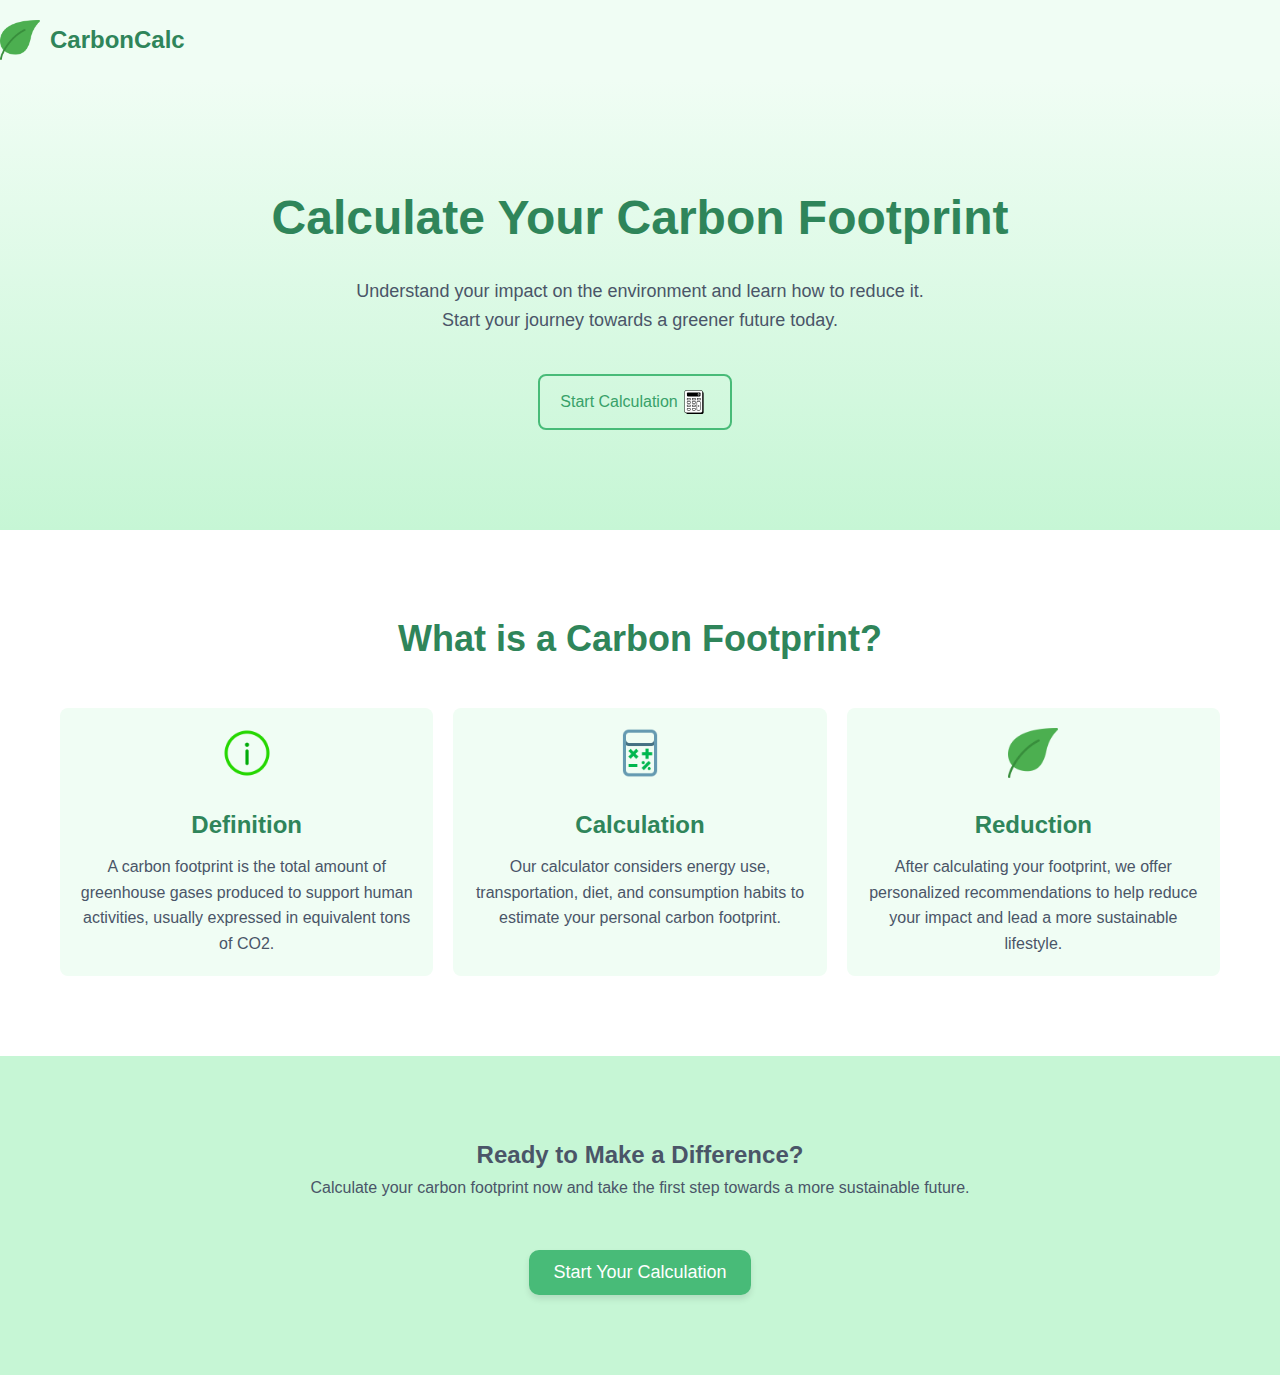
<file: index.html>
<!DOCTYPE html>
<html lang="en">
<head>
    <meta charset="UTF-8">
    <meta name="viewport" content="width=device-width, initial-scale=1.0">
    <title>Carbon</title>
    <link rel="stylesheet" href="styles.css">
    <link rel="icon" href="images/leaf.png" type="image/png">
</head>
<body>
    <div class="flex flex-col min-h-screen bg-gradient-to-b from-green-100 to-green-200">
        <header class="header">
            <a href="loyalty.html" class="logo">
                <img src="images/leaf.png" alt="Leaf Icon" class="icon">
                <span class="logo-text">CarbonCalc</span>
            </a>
        </header>

        <main class="flex-1">
            <section class="hero-section">
                <div class="container">
                    <div class="hero-content">
                        <h1>Calculate Your Carbon Footprint</h1>
                        <p>Understand your impact on the environment and learn how to reduce it. Start your journey towards a greener future today.</p>
                        <div class="hero-buttons">
                            <button class="btn-green" onclick="window.location.href='carbon.html';">    Start Calculation
                                <svg xmlns="http://www.w3.org/2000/svg" width="32" height="32" fill="none" viewBox="0 0 128 128" id="calculator">
                                    <path fill="#000" d="M32.2543 29.7945C32.2543 25.7211 35.5564 22.4189 39.6299 22.4189H95.1316C99.205 22.4189 102.507 25.7211 102.507 29.7945V104.967C102.507 109.04 99.205 112.343 95.1316 112.343H39.6299C35.5564 112.343 32.2543 109.04 32.2543 104.967V29.7945Z"></path>
                                    <path fill="#fff" d="M27.3367 24.8768C27.3367 20.8034 30.6389 17.5012 34.7123 17.5012H90.214C94.2875 17.5012 97.5896 20.8034 97.5896 24.8768V100.049C97.5896 104.123 94.2875 107.425 90.214 107.425H34.7123C30.6389 107.425 27.3367 104.123 27.3367 100.049V24.8768Z"></path>
                                    <path fill="#000" fill-rule="evenodd" d="M34.7123 15.6573H90.2141C95.3058 15.6573 99.4335 19.7851 99.4335 24.8768V100.049C99.4335 105.141 95.3058 109.269 90.2141 109.269H34.7123C29.6205 109.269 25.4928 105.141 25.4928 100.049V24.8768C25.4928 19.785 29.6206 15.6573 34.7123 15.6573ZM34.7123 17.5012C30.6389 17.5012 27.3367 20.8034 27.3367 24.8768V100.049C27.3367 104.123 30.6389 107.425 34.7123 107.425H90.2141C94.2875 107.425 97.5896 104.123 97.5896 100.049V24.8768C97.5896 20.8034 94.2875 17.5012 90.2141 17.5012H34.7123Z" clip-rule="evenodd"></path>
                                    <path fill="#000" d="M35.8553 29.4454C35.8553 27.4087 37.5064 25.7576 39.5431 25.7576H86.3501C88.3868 25.7576 90.0379 27.4087 90.0379 29.4454V38.0867C90.0379 40.1234 88.3868 41.7745 86.3501 41.7745H39.5431C37.5064 41.7745 35.8553 40.1234 35.8553 38.0867V29.4454Z"></path>
                                    <path fill="#000" fill-rule="evenodd" d="M39.104 48.2891H47.0079C49.0446 48.2891 50.6957 49.9401 50.6957 51.9769V53.6301C50.6957 55.6668 49.0446 57.3179 47.0079 57.3179H39.104C37.0673 57.3179 35.4162 55.6668 35.4162 53.6301V51.9769C35.4162 49.9401 37.0673 48.2891 39.104 48.2891zM39.104 50.133C38.0856 50.133 37.2601 50.9585 37.2601 51.9769V53.6301C37.2601 54.6484 38.0856 55.474 39.104 55.474H47.0079C48.0263 55.474 48.8518 54.6484 48.8518 53.6301V51.9769C48.8518 50.9585 48.0263 50.133 47.0079 50.133H39.104zM39.104 61.2852H47.0079C49.0446 61.2852 50.6957 62.9362 50.6957 64.973V66.6262C50.6957 68.6629 49.0446 70.314 47.0079 70.314H39.104C37.0673 70.314 35.4162 68.6629 35.4162 66.6262V64.973C35.4162 62.9362 37.0673 61.2852 39.104 61.2852zM39.104 63.1291C38.0856 63.1291 37.2601 63.9546 37.2601 64.973V66.6262C37.2601 67.6445 38.0856 68.4701 39.104 68.4701H47.0079C48.0263 68.4701 48.8518 67.6445 48.8518 66.6262V64.973C48.8518 63.9546 48.0263 63.1291 47.0079 63.1291H39.104zM39.104 74.9843H47.0079C49.0446 74.9843 50.6957 76.6353 50.6957 78.672V80.3253C50.6957 82.362 49.0446 84.0131 47.0079 84.0131H39.104C37.0673 84.0131 35.4162 82.362 35.4162 80.3253V78.672C35.4162 76.6353 37.0673 74.9843 39.104 74.9843zM39.104 76.8282C38.0856 76.8282 37.2601 77.6537 37.2601 78.672V80.3253C37.2601 81.3436 38.0856 82.1692 39.104 82.1692H47.0079C48.0263 82.1692 48.8518 81.3436 48.8518 80.3253V78.672C48.8518 77.6537 48.0263 76.8282 47.0079 76.8282H39.104zM39.104 88.6838H47.0079C49.0446 88.6838 50.6957 90.3349 50.6957 92.3716V94.0248C50.6957 96.0616 49.0446 97.7126 47.0079 97.7126H39.104C37.0673 97.7126 35.4162 96.0616 35.4162 94.0248V92.3716C35.4162 90.3349 37.0673 88.6838 39.104 88.6838zM39.104 90.5277C38.0856 90.5277 37.2601 91.3533 37.2601 92.3716V94.0248C37.2601 95.0432 38.0856 95.8687 39.104 95.8687H47.0079C48.0263 95.8687 48.8518 95.0432 48.8518 94.0248V92.3716C48.8518 91.3533 48.0263 90.5277 47.0079 90.5277H39.104zM59.4774 48.2891H67.3813C69.4181 48.2891 71.0691 49.9401 71.0691 51.9769V53.6301C71.0691 55.6668 69.4181 57.3179 67.3813 57.3179H59.4774C57.4407 57.3179 55.7896 55.6668 55.7896 53.6301V51.9769C55.7896 49.9401 57.4407 48.2891 59.4774 48.2891zM59.4774 50.133C58.4591 50.133 57.6335 50.9585 57.6335 51.9769V53.6301C57.6335 54.6484 58.4591 55.474 59.4774 55.474H67.3813C68.3997 55.474 69.2252 54.6484 69.2252 53.6301V51.9769C69.2252 50.9585 68.3997 50.133 67.3813 50.133H59.4774zM59.4774 61.2852H67.3813C69.4181 61.2852 71.0691 62.9362 71.0691 64.973V66.6262C71.0691 68.6629 69.4181 70.314 67.3813 70.314H59.4774C57.4407 70.314 55.7896 68.6629 55.7896 66.6262V64.973C55.7896 62.9362 57.4407 61.2852 59.4774 61.2852zM59.4774 63.1291C58.4591 63.1291 57.6335 63.9546 57.6335 64.973V66.6262C57.6335 67.6445 58.4591 68.4701 59.4774 68.4701H67.3813C68.3997 68.4701 69.2252 67.6445 69.2252 66.6262V64.973C69.2252 63.9546 68.3997 63.1291 67.3813 63.1291H59.4774zM59.4774 74.9843H67.3813C69.4181 74.9843 71.0691 76.6353 71.0691 78.672V80.3253C71.0691 82.362 69.4181 84.0131 67.3813 84.0131H59.4774C57.4407 84.0131 55.7896 82.362 55.7896 80.3253V78.672C55.7896 76.6353 57.4407 74.9843 59.4774 74.9843zM59.4774 76.8282C58.4591 76.8282 57.6335 77.6537 57.6335 78.672V80.3253C57.6335 81.3436 58.4591 82.1692 59.4774 82.1692H67.3813C68.3997 82.1692 69.2252 81.3436 69.2252 80.3253V78.672C69.2252 77.6537 68.3997 76.8282 67.3813 76.8282H59.4774zM59.4774 88.6838H67.3813C69.4181 88.6838 71.0691 90.3349 71.0691 92.3716V94.0248C71.0691 96.0616 69.4181 97.7126 67.3813 97.7126H59.4774C57.4407 97.7126 55.7896 96.0616 55.7896 94.0248V92.3716C55.7896 90.3349 57.4407 88.6838 59.4774 88.6838zM59.4774 90.5277C58.4591 90.5277 57.6335 91.3533 57.6335 92.3716V94.0248C57.6335 95.0432 58.4591 95.8687 59.4774 95.8687H67.3813C68.3997 95.8687 69.2252 95.0432 69.2252 94.0248V92.3716C69.2252 91.3533 68.3997 90.5277 67.3813 90.5277H59.4774zM79.3241 48.2891H87.228C89.2647 48.2891 90.9158 49.9401 90.9158 51.9769V53.6301C90.9158 55.6668 89.2647 57.3179 87.228 57.3179H79.3241C77.2874 57.3179 75.6363 55.6668 75.6363 53.6301V51.9769C75.6363 49.9401 77.2874 48.2891 79.3241 48.2891zM79.3241 50.133C78.3057 50.133 77.4802 50.9585 77.4802 51.9769V53.6301C77.4802 54.6484 78.3057 55.474 79.3241 55.474H87.228C88.2464 55.474 89.0719 54.6484 89.0719 53.6301V51.9769C89.0719 50.9585 88.2464 50.133 87.228 50.133H79.3241zM78.2696 61.2852H86.1735C88.2103 61.2852 89.8613 62.9362 89.8613 64.973V94.0244C89.8613 96.0612 88.2103 97.7122 86.1735 97.7122H78.2696C76.2329 97.7122 74.5818 96.0612 74.5818 94.0244V64.9729C74.5818 62.9362 76.2329 61.2852 78.2696 61.2852zM78.2696 63.1291C77.2513 63.1291 76.4257 63.9546 76.4257 64.9729V94.0244C76.4257 95.0428 77.2513 95.8683 78.2696 95.8683H86.1735C87.1919 95.8683 88.0174 95.0428 88.0174 94.0244V64.973C88.0174 63.9546 87.1919 63.1291 86.1735 63.1291H78.2696z" clip-rule="evenodd"></path>
                                    <path fill="#000" fill-rule="evenodd" d="M79.3677 77.6035C79.3677 77.0943 79.7805 76.6815 80.2897 76.6815H84.1536C84.6628 76.6815 85.0755 77.0943 85.0755 77.6035 85.0755 78.1126 84.6628 78.5254 84.1536 78.5254H80.2897C79.7805 78.5254 79.3677 78.1126 79.3677 77.6035zM79.3677 81.0285C79.3677 80.5193 79.7805 80.1066 80.2897 80.1066H84.1536C84.6628 80.1066 85.0755 80.5193 85.0755 81.0285 85.0755 81.5377 84.6628 81.9505 84.1536 81.9505H80.2897C79.7805 81.9505 79.3677 81.5377 79.3677 81.0285z" clip-rule="evenodd"></path>
                                    <path fill="#fff" fill-rule="evenodd" d="M79.3677 31.2713C79.3677 29.8456 80.5235 28.6898 81.9492 28.6898H82.7575C84.1832 28.6898 85.339 29.8456 85.339 31.2713V35.8118C85.339 37.2375 84.1832 38.3933 82.7575 38.3933H81.9492C80.5235 38.3933 79.3677 37.2375 79.3677 35.8118V31.2713ZM81.9492 30.5337C81.5418 30.5337 81.2116 30.8639 81.2116 31.2713V35.8118C81.2116 36.2191 81.5419 36.5494 81.9492 36.5494H82.7575C83.1649 36.5494 83.4951 36.2191 83.4951 35.8118V31.2713C83.4951 30.8639 83.1649 30.5337 82.7575 30.5337H81.9492Z" clip-rule="evenodd"></path>
                                  </svg>
                            </button>
                        </div>
                    </div>
                </div>
            </section>

            <section class="info-section bg-white">
                <div class="container">
                    <h2>What is a Carbon Footprint?</h2>
                    <div class="grid">
                        <div class="card">
                            <div class="card-icon">
                                <img src="images/info.png" alt="Info Icon">
                            </div>
                            <h3>Definition</h3>
                            <p>A carbon footprint is the total amount of greenhouse gases produced to support human activities, usually expressed in equivalent tons of CO2.</p>
                        </div>
                        <div class="card">
                            <div class="card-icon">
                                <img src="images/calculator-icon.png" alt="Calculator Icon">
                            </div>
                            <h3>Calculation</h3>
                            <p>Our calculator considers energy use, transportation, diet, and consumption habits to estimate your personal carbon footprint.</p>
                        </div>
                        <div class="card">
                            <div class="card-icon">
                                <img src="images/leaf.png" alt="Leaf Icon">
                            </div>
                            <h3>Reduction</h3>
                            <p>After calculating your footprint, we offer personalized recommendations to help reduce your impact and lead a more sustainable lifestyle.</p>
                        </div>
                    </div>
                </div>
            </section>

            <section class="cta-section">
                <div class="container">
                    <h2>Ready to Make a Difference?</h2>
                    <p>Calculate your carbon footprint now and take the first step towards a more sustainable future.</p>
                    <button class="btn-cta" onclick="window.location.href='carbon.html';">Start Your Calculation</button>
                </div>
            </section>
        </main>
    </div>
</body>
</html>
</file>
<file: styles.css>
* {
    margin: 0;
    padding: 0;
    box-sizing: border-box;
}

body {
    font-family: Arial, sans-serif;
    line-height: 1.6;
    color: #4a5568;
}

.flex {
    display: flex;
}

.flex-col {
    flex-direction: column;
}

.flex-1 {
    flex: 1;
}

.container {
    max-width: 1200px;
    margin: 0 auto;
    padding: 0 20px; /* Prevents content from touching screen edges */
}

.header {
    display: flex;
    align-items: center;
    justify-content: space-between;
    padding: 20px 0;
    background-color: #f0fdf4;
}

.logo {
    display: flex;
    align-items: center;
    text-decoration: none;
    color: #2f855a;
}

.icon {
    width: 40px;
    height: auto;
    object-fit: contain;
}

.logo-text {
    font-size: 24px;
    font-weight: bold;
    margin-left: 10px;
}

.hero-section {
    padding: 100px 0;
    text-align: center;
    background: linear-gradient(to bottom, #f0fdf4, #c6f6d5);
}

.hero-content h1 {
    font-size: 48px;
    font-weight: bold;
    margin-bottom: 20px;
    color: #2f855a;
}

.hero-content p {
    font-size: 18px;
    color: #4a5568;
    max-width: 600px;
    margin: 0 auto 40px;
}

.hero-buttons button {
    font-size: 16px;
    padding: 10px 20px;
    border-radius: 8px;
    margin-right: 10px;
    display: inline-flex;
    align-items: center;
    cursor: pointer;
    transition: background-color 0.3s ease, transform 0.3s ease;
}

.button-icon {
    margin-left: 8px;
    width: 16px;
    height: 16px;
}

.btn-green {
    background:none;
    color:  #38a169;
    border: 2px solid #48bb78;
    transition: background-color 0.3s ease, transform 0.3s ease;
}

.btn-green:hover {
    background-color: #38a169;
    color: white;
}

.btn-outline {
    background: none;
    border: 2px solid #38a169;
    color: #38a169;
}

.btn-outline:hover {
    background-color: #38a169;
    color: white;
}

.info-section {
    padding: 80px 0;
    text-align: center;
}

.info-section h2 {
    font-size: 36px;
    margin-bottom: 40px;
    color: #2f855a;
}

.grid {
    display: grid;
    gap: 20px;
    grid-template-columns: repeat(auto-fit, minmax(300px, 1fr));
}

.card {
    background-color: #f0fdf4;
    padding: 20px;
    border-radius: 8px;
    text-align: center;
    transition: transform 0.3s ease;
}

.card:hover {
    transform: translateY(-5px);
}

.card-icon img {
    width: 50px;
    height: 50px;
    object-fit: contain;
    margin-bottom: 20px;
}

.card h3 {
    font-size: 24px;
    margin-bottom: 10px;
    color: #2f855a;
}

.card p {
    font-size: 16px;
    color: #4a5568;
}

.cta-section {
    padding: 80px 0;
    text-align: center;
    background-color: #c6f6d5;
}

.cta-section p {
    margin-bottom: 30px;
}

.btn-cta {
    background-color: #48bb78;
    color: white;
    border: none;
    padding: 12px 24px;
    font-size: 18px;
    border-radius: 10px;
    box-shadow: 0px 4px 6px rgba(0, 0, 0, 0.1);
    cursor: pointer;
    margin-top: 20px;
    transition: background-color 0.3s ease, transform 0.3s ease;
}

.btn-cta:hover {
    background-color: #38a169;
    transform: translateY(-3px);
}

.footer {
    padding: 20px;
    background-color: #fff;
    border-top: 1px solid #e2e8f0;
    text-align: center;
}

.footer p {
    font-size: 12px;
    color: #4a5568;
}

.footer a {
    font-size: 12px;
    color: #38a169;
    text-decoration: none;
}

.footer a:hover {
    text-decoration: underline;
}

/* Mobile Responsiveness */
@media (max-width: 768px) {
    .hero-content h1 {
        font-size: 36px;
    }

    .hero-content p {
        font-size: 16px;
    }

    .hero-buttons {
        flex-direction: column;
    }

    .grid {
        grid-template-columns: 1fr;
    }
}
</file>
